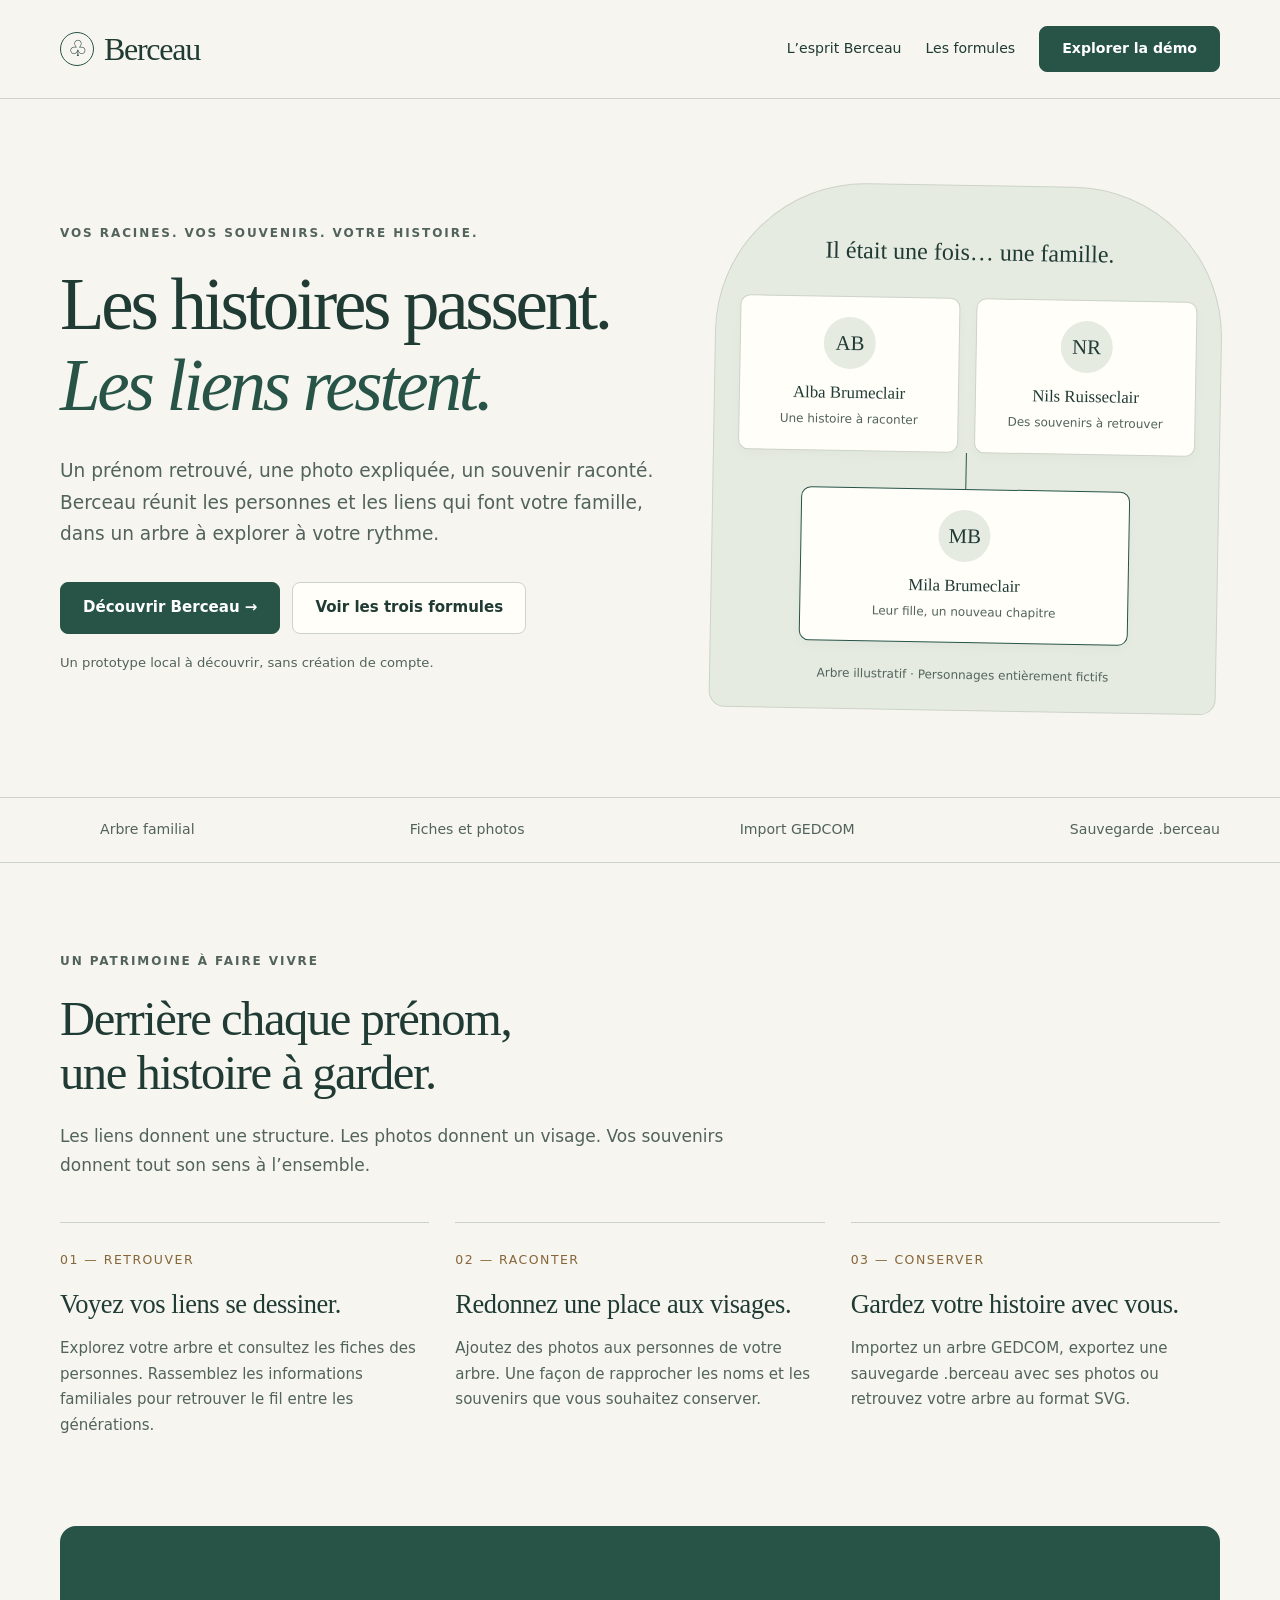
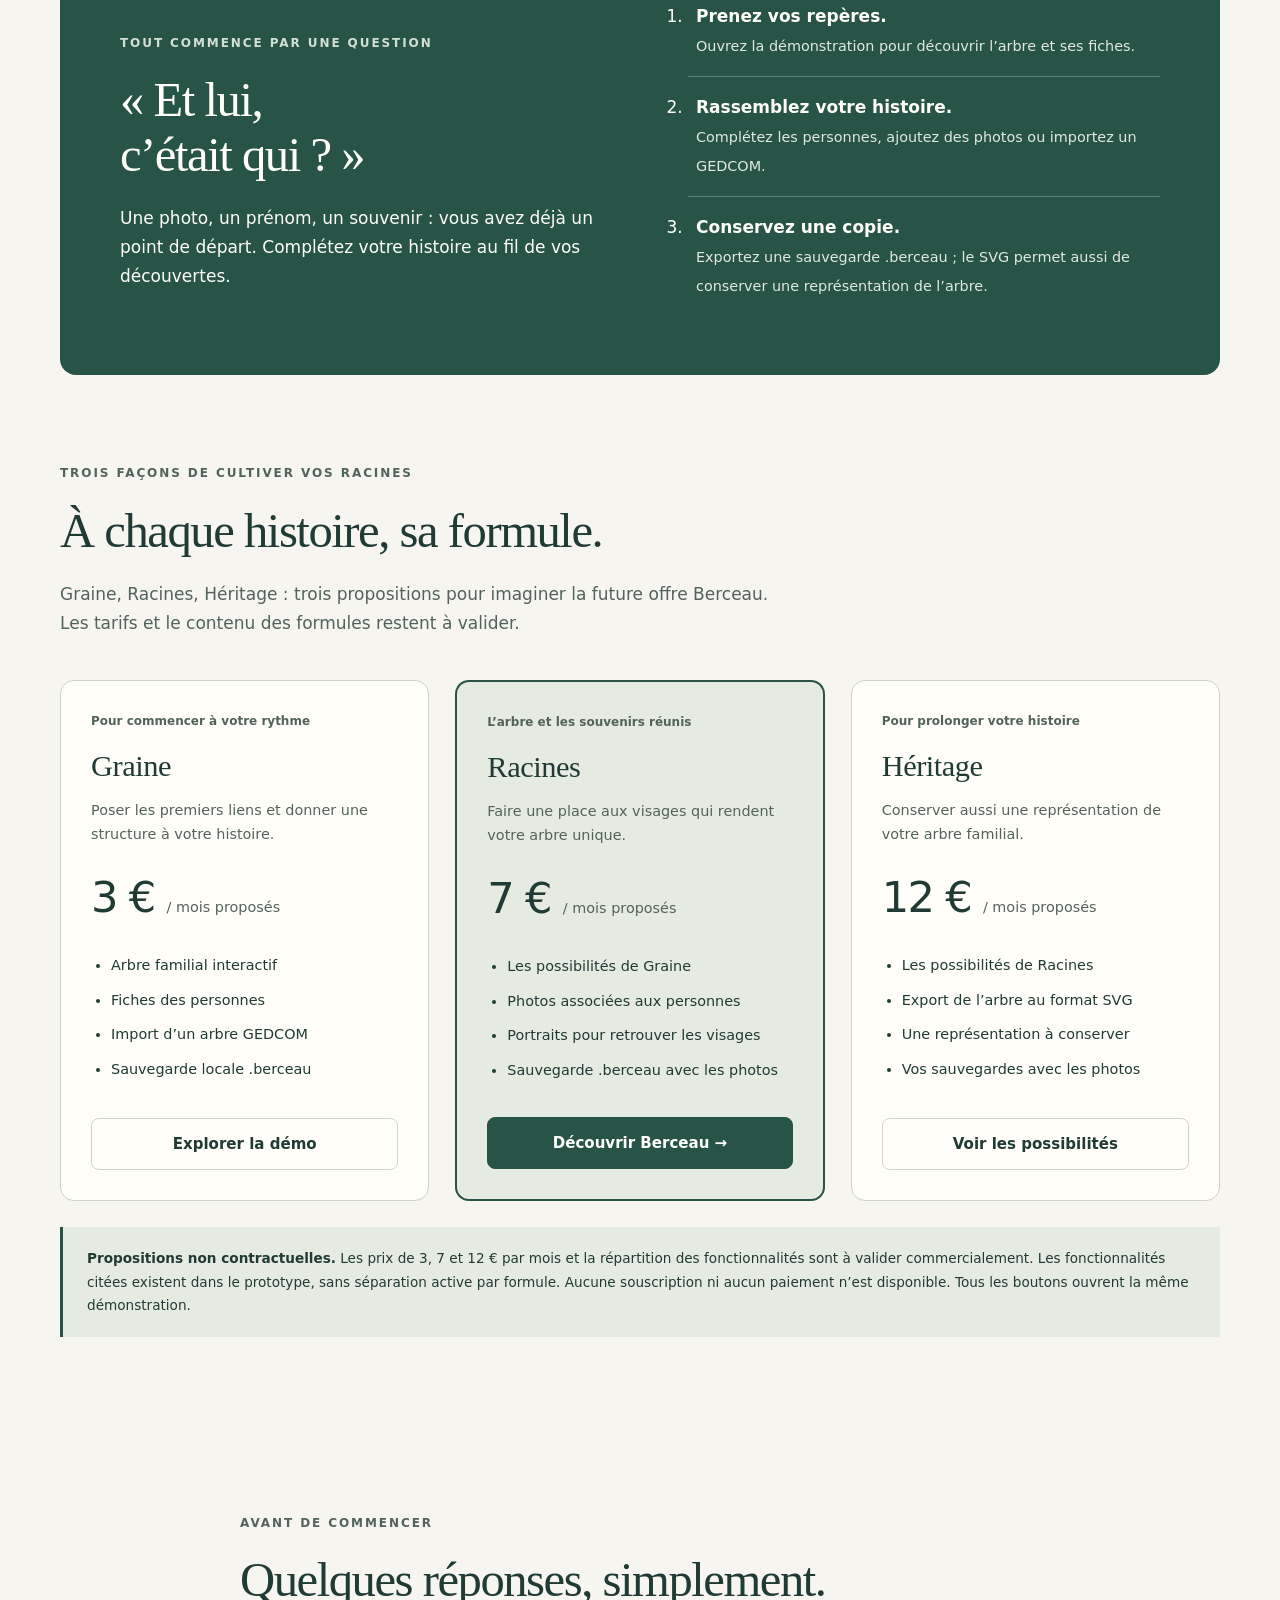
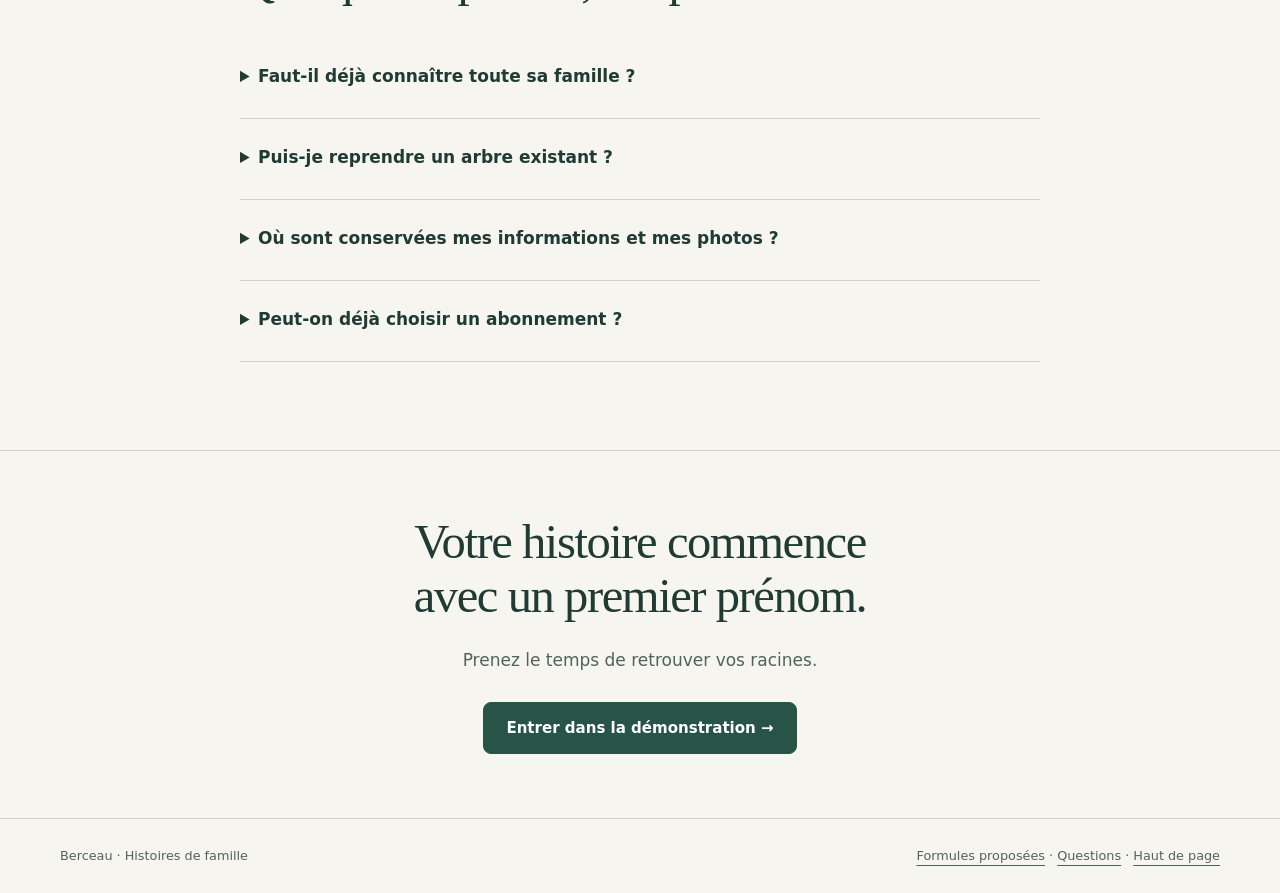
<file: landing/index.html>
<!DOCTYPE html>
<html lang="fr">
<head>
<meta charset="utf-8">
<meta name="viewport" content="width=device-width,initial-scale=1">
<meta name="description" content="Berceau rassemble votre arbre familial, vos fiches et vos photos. Découvrez la démonstration et trois propositions de formules pour cultiver vos racines.">
<meta name="theme-color" content="#f6f5f0">
<title>Berceau — Vos racines méritent une histoire</title>
<link rel="icon" type="image/svg+xml" href="../app/favicon.svg">
<link rel="stylesheet" href="commercial.css">
</head>
<body>
<a class="evitement" href="#contenu">Aller au contenu</a>
<header class="entete">
<div class="conteneur">
<a class="marque" href="#accueil" aria-label="Berceau, accueil"><span class="sceau" aria-hidden="true">♧</span>Berceau</a>
<nav class="navigation" aria-label="Navigation principale">
<a class="secondaire" href="#decouvrir">L’esprit Berceau</a>
<a class="secondaire" href="#offres">Les formules</a>
<a class="bouton principal" href="../app/index.html">Explorer la démo</a>
</nav>
</div>
</header>
<main id="contenu">
<section class="heros conteneur" id="accueil" aria-labelledby="titre">
<div>
<p class="surtitre">Vos racines. Vos souvenirs. Votre histoire.</p>
<h1 id="titre">Les histoires passent.<br><em>Les liens restent.</em></h1>
<p class="accroche">Un prénom retrouvé, une photo expliquée, un souvenir raconté. Berceau réunit les personnes et les liens qui font votre famille, dans un arbre à explorer à votre rythme.</p>
<div class="actions"><a class="bouton principal" href="../app/index.html">Découvrir Berceau <span aria-hidden="true">&nbsp;→</span></a><a class="bouton" href="#offres">Voir les trois formules</a></div>
<p class="note">Un prototype local à découvrir, sans création de compte.</p>
</div>
<figure class="album">
<p class="album-titre">Il était une fois… une famille.</p>
<div class="arbre">
<div class="personne"><span class="portrait" aria-hidden="true">AB</span><strong>Alba Brumeclair</strong><small>Une histoire à raconter</small></div>
<div class="personne"><span class="portrait" aria-hidden="true">NR</span><strong>Nils Ruisseclair</strong><small>Des souvenirs à retrouver</small></div>
<div class="personne enfant"><span class="portrait" aria-hidden="true">MB</span><strong>Mila Brumeclair</strong><small>Leur fille, un nouveau chapitre</small></div>
</div>
<figcaption>Arbre illustratif · Personnages entièrement fictifs</figcaption>
</figure>
</section>
<div class="reperes"><ul class="conteneur" aria-label="Les possibilités de Berceau"><li>Arbre familial</li><li>Fiches et photos</li><li>Import GEDCOM</li><li>Sauvegarde .berceau</li></ul></div>
<section class="section conteneur" id="decouvrir" aria-labelledby="benefices">
<p class="surtitre">Un patrimoine à faire vivre</p>
<h2 id="benefices">Derrière chaque prénom,<br>une histoire à garder.</h2>
<p class="intro">Les liens donnent une structure. Les photos donnent un visage. Vos souvenirs donnent tout son sens à l’ensemble.</p>
<div class="grille">
<article class="benefice"><span class="numero">01 — RETROUVER</span><h3>Voyez vos liens se dessiner.</h3><p>Explorez votre arbre et consultez les fiches des personnes. Rassemblez les informations familiales pour retrouver le fil entre les générations.</p></article>
<article class="benefice"><span class="numero">02 — RACONTER</span><h3>Redonnez une place aux visages.</h3><p>Ajoutez des photos aux personnes de votre arbre. Une façon de rapprocher les noms et les souvenirs que vous souhaitez conserver.</p></article>
<article class="benefice"><span class="numero">03 — CONSERVER</span><h3>Gardez votre histoire avec vous.</h3><p>Importez un arbre GEDCOM, exportez une sauvegarde .berceau avec ses photos ou retrouvez votre arbre au format SVG.</p></article>
</div>
</section>
<section class="conteneur" id="comment" aria-labelledby="fonctionnement">
<div class="fonctionnement">
<div><p class="surtitre">Tout commence par une question</p><h2 id="fonctionnement">« Et lui,<br>c’était qui ? »</h2><p>Une photo, un prénom, un souvenir : vous avez déjà un point de départ. Complétez votre histoire au fil de vos découvertes.</p></div>
<ol class="etapes">
<li><strong>Prenez vos repères.</strong><span>Ouvrez la démonstration pour découvrir l’arbre et ses fiches.</span></li>
<li><strong>Rassemblez votre histoire.</strong><span>Complétez les personnes, ajoutez des photos ou importez un GEDCOM.</span></li>
<li><strong>Conservez une copie.</strong><span>Exportez une sauvegarde .berceau ; le SVG permet aussi de conserver une représentation de l’arbre.</span></li>
</ol>
</div>
</section>
<section class="section conteneur" id="offres" aria-labelledby="formules">
<p class="surtitre">Trois façons de cultiver vos racines</p>
<h2 id="formules">À chaque histoire, sa formule.</h2>
<p class="intro">Graine, Racines, Héritage : trois propositions pour imaginer la future offre Berceau. Les tarifs et le contenu des formules restent à valider.</p>
<div class="grille">
<article class="offre" aria-labelledby="graine"><span class="etiquette">Pour commencer à votre rythme</span><h3 id="graine">Graine</h3><p>Poser les premiers liens et donner une structure à votre histoire.</p><div class="montant">3 € <small>/ mois proposés</small></div><ul><li>Arbre familial interactif</li><li>Fiches des personnes</li><li>Import d’un arbre GEDCOM</li><li>Sauvegarde locale .berceau</li></ul><a class="bouton" href="../app/index.html">Explorer la démo</a></article>
<article class="offre recommandee" aria-labelledby="racines"><span class="etiquette">L’arbre et les souvenirs réunis</span><h3 id="racines">Racines</h3><p>Faire une place aux visages qui rendent votre arbre unique.</p><div class="montant">7 € <small>/ mois proposés</small></div><ul><li>Les possibilités de Graine</li><li>Photos associées aux personnes</li><li>Portraits pour retrouver les visages</li><li>Sauvegarde .berceau avec les photos</li></ul><a class="bouton principal" href="../app/index.html">Découvrir Berceau <span aria-hidden="true">&nbsp;→</span></a></article>
<article class="offre" aria-labelledby="heritage"><span class="etiquette">Pour prolonger votre histoire</span><h3 id="heritage">Héritage</h3><p>Conserver aussi une représentation de votre arbre familial.</p><div class="montant">12 € <small>/ mois proposés</small></div><ul><li>Les possibilités de Racines</li><li>Export de l’arbre au format SVG</li><li>Une représentation à conserver</li><li>Vos sauvegardes avec les photos</li></ul><a class="bouton" href="../app/index.html">Voir les possibilités</a></article>
</div>
<p class="conditions"><strong>Propositions non contractuelles.</strong> Les prix de 3, 7 et 12 € par mois et la répartition des fonctionnalités sont à valider commercialement. Les fonctionnalités citées existent dans le prototype, sans séparation active par formule. Aucune souscription ni aucun paiement n’est disponible. Tous les boutons ouvrent la même démonstration.</p>
</section>
<section class="section conteneur questions" id="questions" aria-labelledby="faq">
<p class="surtitre">Avant de commencer</p><h2 id="faq">Quelques réponses, simplement.</h2>
<details><summary>Faut-il déjà connaître toute sa famille ?</summary><p>Commencez avec les personnes et les informations que vous connaissez. Vous pourrez compléter les fiches et les liens au fil de vos recherches.</p></details>
<details><summary>Puis-je reprendre un arbre existant ?</summary><p>Le prototype propose l’import GEDCOM. Conservez votre fichier d’origine et vérifiez les informations après l’import.</p></details>
<details><summary>Où sont conservées mes informations et mes photos ?</summary><p>Le prototype conserve les données dans le navigateur de votre appareil, sans synchronisation entre appareils. Exportez régulièrement une sauvegarde .berceau avec les photos : effacer les données du navigateur peut supprimer votre copie locale.</p></details>
<details><summary>Peut-on déjà choisir un abonnement ?</summary><p>Les trois formules présentent une proposition d’offre future. Leurs montants et leur contenu restent à valider. Aucun compte payant, achat ou abonnement n’est activé ; vous pouvez explorer la démonstration sans souscrire.</p></details>
</section>
<section class="invitation" aria-labelledby="invitation"><div class="conteneur"><h2 id="invitation">Votre histoire commence<br>avec un premier prénom.</h2><p>Prenez le temps de retrouver vos racines.</p><a class="bouton principal" href="../app/index.html">Entrer dans la démonstration <span aria-hidden="true">&nbsp;→</span></a></div></section>
</main>
<footer class="pied"><div class="conteneur"><span>Berceau · Histoires de famille</span><nav aria-label="Navigation de pied de page"><a href="#offres">Formules proposées</a> · <a href="#questions">Questions</a> · <a href="#accueil">Haut de page</a></nav></div></footer>
</body>
</html>
</file>
<file: landing/commercial.css>
/* Berceau — présentation commerciale locale, sans dépendance externe. */
:root{color-scheme:light;--papier:#f6f5f0;--encre:#203a34;--vert:#275447;--doux:#e6ebe2;--carte:#fffef9;--ligne:#cdd3c8;--secondaire:#52635b;--accent:#866638}
*{box-sizing:border-box}
html{scroll-behavior:smooth;scroll-padding-top:24px}
body{margin:0;background:var(--papier);color:var(--encre);font:17px/1.7 system-ui,-apple-system,BlinkMacSystemFont,"Segoe UI",sans-serif}
a{color:inherit;text-underline-offset:5px}
a:hover{text-decoration-thickness:2px}
a:focus-visible,summary:focus-visible{outline:3px solid var(--vert);outline-offset:5px}
h1,h2,h3,p,figure{margin:0}
h1,h2,h3,.marque{font-family:Georgia,"Times New Roman",serif;font-weight:400}
h1,h2,h3{line-height:1.12;text-wrap:balance}
h1{font-size:clamp(2.7rem,5.7vw,4.8rem);letter-spacing:-.045em}
h1 em{color:var(--vert);font-weight:400}
h2{font-size:clamp(2rem,3.8vw,3.1rem);letter-spacing:-.03em}
h3{font-size:1.65rem;letter-spacing:-.015em}
p{max-width:42em}
.conteneur{width:min(1160px,calc(100% - 56px));margin-inline:auto}
.section{padding-block:88px}
.surtitre{font-size:.75rem;font-weight:650;letter-spacing:.16em;text-transform:uppercase;margin-bottom:20px;color:var(--secondaire)}
.intro{color:var(--secondaire);margin-top:22px;max-width:42em}
.bouton{display:inline-flex;align-items:center;justify-content:center;min-height:52px;padding:12px 22px;border:1px solid var(--ligne);border-radius:8px;background:var(--carte);text-decoration:none;font-size:.94rem;font-weight:650;line-height:1.4;text-align:center;transition:background .18s,box-shadow .18s}
.bouton:hover{background:var(--doux);box-shadow:0 5px 16px #203a3410}
.bouton.principal{background:var(--vert);border-color:var(--vert);color:#fff}
.bouton.principal:hover{background:var(--encre)}
.actions{display:flex;gap:12px;flex-wrap:wrap;margin-top:32px}
.note{font-size:.82rem;line-height:1.65;color:var(--secondaire);margin-top:18px}
.evitement{position:absolute;left:16px;top:-150px;background:var(--carte);padding:12px;z-index:10}
.evitement:focus{top:12px}
.entete{border-bottom:1px solid var(--ligne)}
.entete .conteneur{display:flex;align-items:center;justify-content:space-between;gap:24px;padding-block:22px}
.marque{display:inline-flex;gap:10px;align-items:center;font-size:2rem;letter-spacing:-.04em;text-decoration:none}
.sceau{display:grid;place-items:center;width:34px;height:34px;border:1px solid var(--vert);border-radius:50%;font-size:1.4rem;line-height:1}
.navigation{display:flex;align-items:center;gap:24px;flex-wrap:wrap}
.navigation>a{font-size:.88rem;text-decoration:none;min-height:44px;display:inline-flex;align-items:center}
.heros{display:grid;grid-template-columns:1.08fr .92fr;gap:58px;align-items:center;padding-block:86px}
.heros .accroche{font-size:1.16rem;line-height:1.7;color:var(--secondaire);margin-top:28px}
.album{background:var(--doux);border:1px solid var(--ligne);border-radius:150px 150px 16px 16px;padding:50px 24px 24px;transform:rotate(1deg)}
.album-titre{text-align:center;font:1.5rem/1.4 Georgia,serif;margin:0 0 28px}
.arbre{display:grid;grid-template-columns:repeat(2,minmax(0,1fr));gap:36px 16px;position:relative}
.personne{position:relative;background:var(--carte);padding:20px 10px;border:1px solid var(--ligne);border-radius:10px;text-align:center;box-shadow:0 5px 12px #203a3406}
.portrait{display:grid;place-items:center;width:52px;height:52px;border-radius:50%;margin:0 auto 12px;background:var(--doux);font:1.3rem Georgia,serif}
.personne strong{display:block;font:1.05rem/1.4 Georgia,serif;overflow-wrap:anywhere}
.personne small{display:block;font-size:.75rem;color:var(--secondaire);margin-top:5px}
.enfant{grid-column:1/-1;width:72%;justify-self:center;border-color:var(--vert)}
.enfant:before{content:"";position:absolute;left:50%;top:-37px;height:36px;width:1px;background:var(--vert)}
.album figcaption{text-align:center;font-size:.75rem;color:var(--secondaire);margin-top:22px}
.reperes{border-block:1px solid var(--ligne)}
.reperes ul{display:flex;justify-content:space-between;gap:16px;flex-wrap:wrap;list-style:none;padding-block:20px;margin-block:0;font-size:.88rem;color:var(--secondaire)}
.grille{display:grid;grid-template-columns:repeat(3,minmax(0,1fr));gap:26px;margin-top:42px}
.benefice{padding-top:26px;border-top:1px solid var(--ligne)}
.numero{display:block;color:var(--accent);font-size:.78rem;letter-spacing:.12em;margin-bottom:20px}
.benefice p{color:var(--secondaire);margin-top:16px;font-size:.94rem}
.fonctionnement{background:var(--vert);color:var(--carte);border-radius:16px;padding:clamp(28px,5vw,60px);display:grid;grid-template-columns:1fr 1fr;gap:48px;align-items:center}
.fonctionnement .surtitre{color:#d4dfd4}
.fonctionnement p{margin-top:22px}
.etapes{margin:0;padding-left:24px}
.etapes li{padding:16px 0 16px 8px;border-bottom:1px solid #ffffff40}
.etapes li:last-child{border-bottom:0}
.etapes strong{display:block;font-weight:650}
.etapes span{font-size:.9rem;color:#e2e9df}
.offre{display:flex;flex-direction:column;padding:30px;background:var(--carte);border:1px solid var(--ligne);border-radius:14px}
.offre.recommandee{border:2px solid var(--vert);background:var(--doux)}
.etiquette{font-size:.75rem;font-weight:650;color:var(--secondaire);margin-bottom:18px}
.offre h3{font-size:1.9rem}
.offre>p{font-size:.9rem;color:var(--secondaire);margin-top:14px}
.montant{font-size:2.7rem;line-height:1.25;margin-top:24px;font-variant-numeric:tabular-nums;letter-spacing:-.04em}
.montant small{font-size:.9rem;letter-spacing:0;color:var(--secondaire)}
.offre ul{padding-left:20px;margin:24px 0 30px;font-size:.9rem}
.offre li{padding-block:5px}
.offre .bouton{margin-top:auto}
.conditions{padding:20px 24px;border-left:3px solid var(--vert);background:var(--doux);margin-top:26px;font-size:.85rem;color:var(--encre);max-width:none}
.questions{max-width:800px}
.questions h2{margin-bottom:30px}
details{border-bottom:1px solid var(--ligne);padding-block:18px}
summary{cursor:pointer;font-weight:600;min-height:44px;padding-block:8px;line-height:1.5}
details p{margin:12px 0 8px;color:var(--secondaire);font-size:.94rem}
.invitation{text-align:center;border-top:1px solid var(--ligne);padding-block:64px}
.invitation p{margin:22px auto 28px;color:var(--secondaire)}
.pied{border-top:1px solid var(--ligne);padding-block:26px;color:var(--secondaire);font-size:.8rem}
.pied .conteneur{display:flex;justify-content:space-between;gap:20px;flex-wrap:wrap}
@media(max-width:980px){.heros{gap:30px}.navigation{gap:14px}.grille{gap:16px}.offre{padding:22px}.album{padding-inline:16px}}
@media(max-width:800px){.heros{grid-template-columns:1fr;padding-block:50px;gap:44px}.album{width:min(100%,480px);justify-self:center;transform:none}.grille{grid-template-columns:1fr;gap:24px}.fonctionnement{grid-template-columns:1fr;gap:24px}.section{padding-block:56px}.navigation .secondaire{display:none}.reperes ul{justify-content:center}.offre{padding:30px}.montant{margin-top:20px}}
@media(max-width:480px){.conteneur{width:calc(100% - 32px)}.entete .conteneur{gap:12px;padding-block:16px}.marque{font-size:1.65rem}.sceau{width:28px;height:28px}.navigation .bouton{padding:10px 12px;font-size:.8rem}.actions{flex-direction:column}.actions .bouton{width:100%}.heros .accroche{font-size:1.05rem}.album{padding:38px 14px 20px;border-radius:110px 110px 14px 14px}.personne{padding-inline:6px}.reperes ul{display:grid;grid-template-columns:1fr 1fr;font-size:.78rem;gap:10px 20px}.conditions{padding:18px}.pied .conteneur{flex-direction:column;gap:10px}}
@media(prefers-reduced-motion:reduce){html{scroll-behavior:auto}*{transition:none!important}}
</file>
